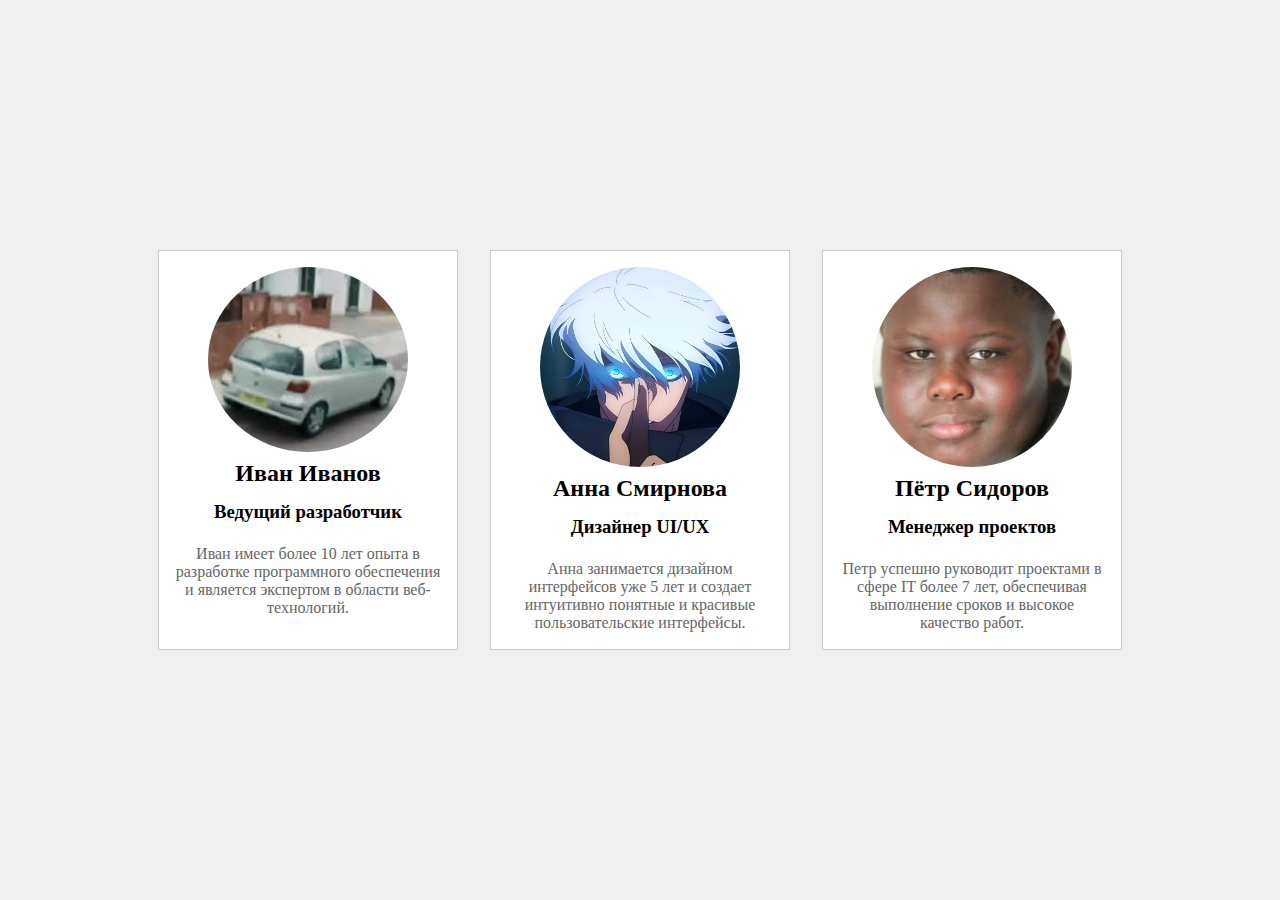
<file: index.html>
<!DOCTYPE html>
<html lang="en">
<head>
    <meta charset="UTF-8">
    <title>Document</title>
    <link rel="stylesheet" href="./stly.css">
</head>
<body>
   <div>    
    <img src="yaris.jpeg" alt="">
    <h2>Иван Иванов</h2>
    <h3>Ведущий разработчик</h3>
    <p>Иван имеет более 10 лет опыта в разработке программного обеспечения и является экспертом в области веб-технологий.</p>
   </div>

   <div>
    <img src="Gojo Satoru.jpeg" alt="">
    <h2>Анна Смирнова</h2>
    <h3>Дизайнер UI/UX</h3>
    <p>Анна занимается дизайном интерфейсов уже 5 лет и создает интуитивно понятные и красивые пользовательские интерфейсы.</p>
   </div>

   <div>
    <img src="jamal.jpg" alt="">
    <h2>Пётр Сидоров</h2>
    <h3>Менеджер проектов</h3>
    <p>Петр успешно руководит проектами в сфере IT более 7 лет, обеспечивая выполнение сроков и высокое качество работ.</p>
    </div>

</body>
</html>
</file>
<file: stly.css>
body {
    display: flex;
    justify-content: center;
    align-items: center;
    flex-wrap: wrap;
    height: 100vh;
    background-color: #f0f0f0;
    margin: 0;
  }
  
  div {
    width: 300px;
    height: 400px;
    padding: 16px;
    border: 1px solid #ccc;
    background-color: #fff;
    text-align: center;
    margin: 16px;
    box-sizing: border-box;
    display: flex;
    flex-direction: column;
    justify-content: space-between;
  }
  
  img {
    border-radius: 50%;
    width: 200px;
    height: 200px;
    margin: 0 auto;
  }

  h2 {
    margin: 8px 0;
  }
  
  h3 {
    margin: 6px 0;
  }
  
  p {
    color: #666;
    flex-grow: 1;
    display: flex;
    align-items: center;
    justify-content: center;
  }
</file>
